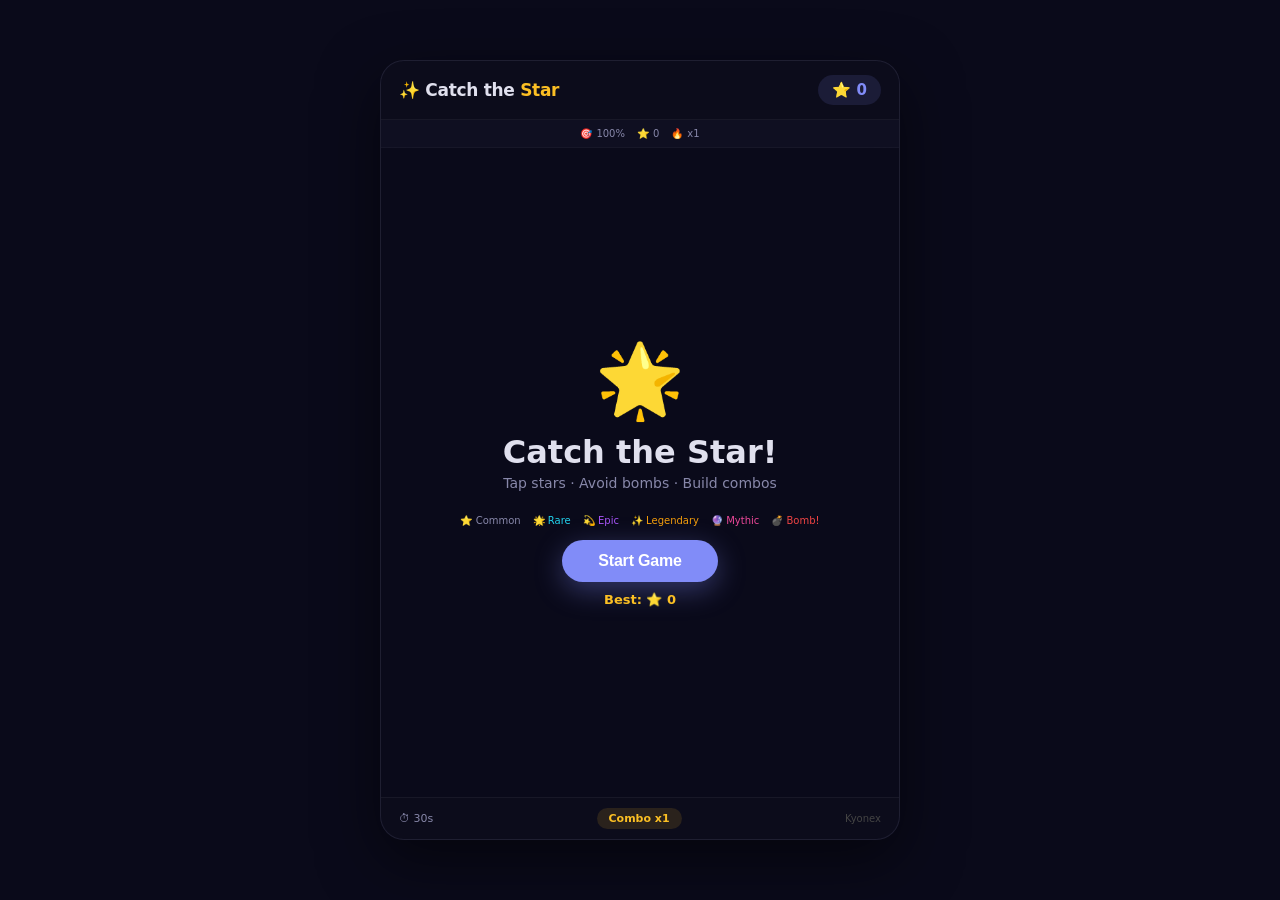
<file: Our Web Game/index.html>
<!DOCTYPE html>
<html lang="en">
<head>
    <meta charset="UTF-8">
    <meta name="viewport" content="width=device-width, initial-scale=1.0, user-scalable=no">
    <title>✨ Catch the Star 2.0 — Kyonex Studios</title>
    
    <style>
        :root {
            --bg: #0a0a1a;
            --surface: #14142a;
            --text: #e0e0ee;
            --muted: #8888aa;
            --gold: #fbbf24;
            --accent: #818cf8;
            --danger: #ef4444;
            --rare: #22d3ee;
            --epic: #a855f7;
            --legendary: #f59e0b;
            --mythic: #ec4899;
        }

        * { margin: 0; padding: 0; box-sizing: border-box; }
        
        body {
            font-family: 'Segoe UI', system-ui, -apple-system, sans-serif;
            background: var(--bg);
            color: var(--text);
            min-height: 100vh;
            display: flex;
            justify-content: center;
            align-items: center;
            overflow: hidden;
            user-select: none;
            -webkit-user-select: none;
            -webkit-tap-highlight-color: transparent;
        }
        
        /* Background Stars */
        #bg-stars { position: fixed; inset: 0; pointer-events: none; z-index: 0; }
        .bg-star {
            position: absolute;
            background: white;
            border-radius: 50%;
            animation: twinkle var(--d) ease-in-out infinite;
            animation-delay: var(--delay);
            opacity: 0;
        }
        @keyframes twinkle {
            0%, 100% { opacity: 0.1; }
            50% { opacity: 0.45; }
        }
        
        /* Game Container */
        #game-container {
            position: relative; z-index: 1;
            width: 100%; max-width: 520px;
            height: 92vh; max-height: 780px;
            background: rgba(20, 20, 42, 0.75);
            backdrop-filter: blur(20px);
            border: 1px solid rgba(255,255,255,0.06);
            border-radius: 24px;
            display: flex; flex-direction: column;
            overflow: hidden;
            box-shadow: 0 20px 60px rgba(0,0,0,0.5);
        }
        
        /* Header */
        #game-header {
            display: flex;
            justify-content: space-between;
            align-items: center;
            padding: 14px 18px;
            border-bottom: 1px solid rgba(255,255,255,0.05);
            background: rgba(0,0,0,0.25);
        }
        #game-header .title {
            font-weight: 700; font-size: 17px;
            letter-spacing: -0.3px;
        }
        #game-header .title span { color: var(--gold); }
        #score-display {
            font-weight: 700; font-size: 15px;
            color: var(--accent);
            background: rgba(129,140,248,0.12);
            padding: 6px 14px; border-radius: 20px;
        }
        
        /* Stats Mini */
        #stats-mini {
            display: flex; gap: 12px;
            padding: 8px 18px;
            font-size: 10px; color: var(--muted);
            justify-content: center;
            border-bottom: 1px solid rgba(255,255,255,0.03);
            background: rgba(0,0,0,0.1);
        }
        #stats-mini span { display: flex; align-items: center; gap: 4px; }
        
        /* Play Area */
        #play-area {
            flex: 1; position: relative;
            cursor: crosshair; overflow: hidden;
        }
        
        /* Targets */
        .target {
            position: absolute;
            width: var(--size); height: var(--size);
            font-size: var(--size);
            display: flex; align-items: center; justify-content: center;
            cursor: pointer;
            animation: popIn 0.25s cubic-bezier(0.175, 0.885, 0.32, 1.275) forwards,
                       floatAnim var(--float-d) ease-in-out infinite;
            transform: translate(-50%, -50%);
            z-index: 10;
            filter: drop-shadow(0 0 var(--glow-size) var(--glow-color));
            transition: transform 0.05s;
        }
        .target:active { transform: translate(-50%, -50%) scale(1.35); }
        .target.bomb { animation: popIn 0.25s cubic-bezier(0.175, 0.885, 0.32, 1.275) forwards,
                               floatAnim var(--float-d) ease-in-out infinite,
                               bombPulse 0.6s ease-in-out infinite; }
        
        @keyframes popIn {
            from { transform: translate(-50%, -50%) scale(0) rotate(-40deg); opacity: 0; }
            to { transform: translate(-50%, -50%) scale(1) rotate(0deg); opacity: 1; }
        }
        @keyframes floatAnim {
            0%, 100% { margin-top: 0; }
            50% { margin-top: -7px; }
        }
        @keyframes bombPulse {
            0%, 100% { filter: drop-shadow(0 0 6px #ef4444); }
            50% { filter: drop-shadow(0 0 14px #ef4444); }
        }
        
        /* Particles */
        .particle {
            position: absolute; pointer-events: none;
            width: var(--ps); height: var(--ps);
            background: var(--pc);
            border-radius: 50%;
            animation: particleBurst 0.5s ease-out forwards;
            z-index: 25;
        }
        @keyframes particleBurst {
            0% { transform: translate(0, 0) scale(1); opacity: 1; }
            100% { transform: translate(var(--px), var(--py)) scale(0); opacity: 0; }
        }
        
        /* Floating Text */
        .float-text {
            position: absolute; pointer-events: none;
            font-weight: 800; z-index: 30;
            animation: floatUp 0.9s ease-out forwards;
            text-shadow: 0 0 16px var(--glow-color);
        }
        @keyframes floatUp {
            0% { transform: translate(-50%, 0) scale(0.4); opacity: 1; }
            100% { transform: translate(-50%, -70px) scale(1.15); opacity: 0; }
        }
        
        .float-text.miss {
            font-size: 14px; font-weight: 600;
            color: var(--danger);
            text-shadow: none;
            animation: floatUpSmall 0.5s ease-out forwards;
        }
        @keyframes floatUpSmall {
            0% { transform: translate(-50%, 0); opacity: 1; }
            100% { transform: translate(-50%, -25px); opacity: 0; }
        }
        
        /* Shield Indicator */
        #shield-indicator {
            position: absolute; top: 10px; left: 50%;
            transform: translateX(-50%);
            padding: 6px 14px;
            background: rgba(34,211,238,0.2);
            border: 1px solid rgba(34,211,238,0.4);
            border-radius: 20px;
            font-size: 12px; font-weight: 700;
            color: var(--rare);
            z-index: 35;
            display: none;
            pointer-events: none;
            animation: shieldGlow 1.5s ease-in-out infinite;
        }
        @keyframes shieldGlow {
            0%, 100% { box-shadow: 0 0 8px rgba(34,211,238,0.2); }
            50% { box-shadow: 0 0 18px rgba(34,211,238,0.4); }
        }
        
        /* Footer */
        #game-footer {
            display: flex; gap: 8px;
            padding: 10px 18px;
            border-top: 1px solid rgba(255,255,255,0.05);
            background: rgba(0,0,0,0.25);
            font-size: 11px; color: var(--muted);
            justify-content: space-between; align-items: center;
        }
        #combo-badge {
            padding: 4px 12px; border-radius: 14px;
            font-weight: 700; font-size: 11px;
            transition: all 0.2s;
            background: rgba(251,191,36,0.12);
            color: var(--gold);
        }
        #combo-badge.fire { background: rgba(249,115,22,0.2); color: #f97316; }
        #combo-badge.rainbow {
            background: linear-gradient(135deg, #ef4444, #f59e0b, #22d3ee, #a855f7, #ec4899);
            color: white;
            animation: rainbowPulse 0.6s ease-in-out infinite;
        }
        @keyframes rainbowPulse {
            0%, 100% { transform: scale(1); }
            50% { transform: scale(1.06); }
        }
        
        /* Overlay */
        #overlay {
            position: absolute; inset: 0; z-index: 40;
            display: flex; flex-direction: column;
            align-items: center; justify-content: center;
            background: rgba(10,10,26,0.9);
            backdrop-filter: blur(12px);
            text-align: center; padding: 20px;
            transition: opacity 0.35s;
        }
        #overlay.hidden { opacity: 0; pointer-events: none; }
        #overlay .big-star { font-size: 72px; margin-bottom: 10px; }
        #overlay h2 { font-size: 32px; font-weight: 800; margin-bottom: 4px; }
        #overlay .subtitle { color: var(--muted); margin-bottom: 16px; font-size: 14px; }
        #overlay .stats-grid {
            display: grid; grid-template-columns: 1fr 1fr;
            gap: 8px; margin-bottom: 18px;
            font-size: 12px; color: var(--muted);
            text-align: left;
        }
        #overlay .stats-grid span strong { color: var(--text); }
        .btn {
            padding: 12px 36px; border-radius: 30px;
            font-weight: 700; font-size: 16px;
            cursor: pointer; border: none;
            transition: all 0.2s;
            letter-spacing: -0.2px;
        }
        .btn-play {
            background: var(--accent); color: white;
            box-shadow: 0 8px 28px rgba(129,140,248,0.35);
        }
        .btn-play:hover { background: #6366f1; transform: translateY(-2px); }
        #overlay .best-score { color: var(--gold); font-weight: 600; margin-top: 10px; font-size: 13px; }
        
        /* Rarity Legend */
        #rarity-legend {
            display: flex; gap: 12px; flex-wrap: wrap;
            justify-content: center; margin-top: 8px;
            font-size: 10px; color: var(--muted);
        }
        #rarity-legend span { display: flex; align-items: center; gap: 3px; }
        
        @media (max-width: 520px) {
            #game-container { border-radius: 0; height: 100vh; max-height: 100vh; }
        }
    </style>
</head>
<body>

    <div id="bg-stars"></div>

    <div id="game-container">
        <!-- Header -->
        <div id="game-header">
            <span class="title">✨ Catch the <span>Star</span></span>
            <span id="score-display">⭐ 0</span>
        </div>
        
        <!-- Stats Mini -->
        <div id="stats-mini">
            <span>🎯 <span id="stat-acc">100%</span></span>
            <span>⭐ <span id="stat-caught">0</span></span>
            <span>🔥 <span id="stat-maxcombo">x1</span></span>
        </div>
        
        <!-- Play Area -->
        <div id="play-area">
            <div id="shield-indicator">🛡️ Shield Active</div>
            
            <div id="overlay">
                <div class="big-star">🌟</div>
                <h2 id="overlay-title">Catch the Star!</h2>
                <p class="subtitle" id="overlay-subtitle">Tap stars · Avoid bombs · Build combos</p>
                
                <!-- Rarity Legend -->
                <div id="rarity-legend">
                    <span>⭐ Common</span>
                    <span style="color:#22d3ee;">🌟 Rare</span>
                    <span style="color:#a855f7;">💫 Epic</span>
                    <span style="color:#f59e0b;">✨ Legendary</span>
                    <span style="color:#ec4899;">🔮 Mythic</span>
                    <span style="color:#ef4444;">💣 Bomb!</span>
                </div>
                
                <button class="btn btn-play" id="btn-start" style="margin-top:14px;">Start Game</button>
                <p class="best-score" id="best-score-text">Best: ⭐ 0</p>
            </div>
        </div>
        
        <!-- Footer -->
        <div id="game-footer">
            <span>⏱ <span id="timer">30</span>s</span>
            <span id="combo-badge">Combo x1</span>
            <span style="font-size:10px;color:#444;">Kyonex</span>
        </div>
    </div>

    <script>
        // ============================================================
        // CATCH THE STAR 2.0 — Kyonex Studios
        // ============================================================
        
        const playArea = document.getElementById('play-area');
        const scoreDisplay = document.getElementById('score-display');
        const timerDisplay = document.getElementById('timer');
        const comboBadge = document.getElementById('combo-badge');
        const overlay = document.getElementById('overlay');
        const overlayTitle = document.getElementById('overlay-title');
        const overlaySubtitle = document.getElementById('overlay-subtitle');
        const btnStart = document.getElementById('btn-start');
        const bestScoreText = document.getElementById('best-score-text');
        const shieldIndicator = document.getElementById('shield-indicator');
        const statAcc = document.getElementById('stat-acc');
        const statCaught = document.getElementById('stat-caught');
        const statMaxCombo = document.getElementById('stat-maxcombo');
        
        // --- Game State ---
        let score = 0, combo = 0, maxCombo = 0;
        let timeLeft = 30, gameActive = false;
        let totalClicks = 0, totalCaught = 0;
        let hasShield = false;
        let bestScore = parseInt(localStorage.getItem('catchStarV2Best') || '0');
        let timerInterval = null, spawnInterval = null;
        let difficulty = 1;
        const activeTargets = [];
        
        // --- Audio ---
        function playSound(freq, type = 'sine', duration = 0.1, vol = 0.07) {
            try {
                const ctx = new (window.AudioContext || window.webkitAudioContext)();
                const osc = ctx.createOscillator();
                const gain = ctx.createGain();
                osc.type = type;
                osc.frequency.setValueAtTime(freq, ctx.currentTime);
                osc.frequency.exponentialRampToValueAtTime(freq * 0.5, ctx.currentTime + duration);
                gain.gain.setValueAtTime(vol, ctx.currentTime);
                gain.gain.exponentialRampToValueAtTime(0.001, ctx.currentTime + duration);
                osc.connect(gain); gain.connect(ctx.destination);
                osc.start(ctx.currentTime); osc.stop(ctx.currentTime + duration);
            } catch(e) {}
        }
        
        function sfxCatch(rarity) {
            const sounds = {
                common: [880, 'sine', 0.1, 0.06],
                rare: [1100, 'sine', 0.12, 0.07],
                epic: [1320, 'triangle', 0.14, 0.08],
                legendary: [1560, 'triangle', 0.16, 0.09],
                mythic: [1760, 'sawtooth', 0.2, 0.1],
                bomb: [200, 'square', 0.25, 0.12],
                shield: [660, 'sine', 0.15, 0.06],
                time: [990, 'sine', 0.1, 0.06],
            };
            const s = sounds[rarity] || sounds.common;
            playSound(...s);
            if (rarity === 'mythic') {
                setTimeout(() => playSound(2200, 'triangle', 0.15, 0.08), 150);
                setTimeout(() => playSound(2640, 'triangle', 0.15, 0.08), 300);
            }
        }
        
        // --- Background Stars ---
        function createBgStars() {
            const container = document.getElementById('bg-stars');
            for (let i = 0; i < 100; i++) {
                const star = document.createElement('div');
                star.classList.add('bg-star');
                const s = Math.random() * 2 + 0.8;
                star.style.cssText = `
                    width:${s}px; height:${s}px;
                    left:${Math.random()*100}%; top:${Math.random()*100}%;
                    --d:${Math.random()*3+2}s; --delay:${Math.random()*5}s;
                `;
                container.appendChild(star);
            }
        }
        
        // --- Particles ---
        function spawnParticles(x, y, color, count = 8) {
            for (let i = 0; i < count; i++) {
                const p = document.createElement('div');
                p.classList.add('particle');
                const angle = (Math.PI * 2 / count) * i + Math.random() * 0.5;
                const dist = 20 + Math.random() * 30;
                p.style.cssText = `
                    left:${x}px; top:${y}px;
                    --ps:${2+Math.random()*3}px;
                    --pc:${color};
                    --px:${Math.cos(angle)*dist}px;
                    --py:${Math.sin(angle)*dist}px;
                `;
                playArea.appendChild(p);
                setTimeout(() => p.remove(), 500);
            }
        }
        
        // --- Floating Text ---
        function floatText(x, y, text, color, size = 22) {
            const ft = document.createElement('div');
            ft.classList.add('float-text');
            ft.style.cssText = `left:${x}px; top:${y}px; font-size:${size}px; color:${color}; --glow-color:${color};`;
            ft.textContent = text;
            playArea.appendChild(ft);
            setTimeout(() => ft.remove(), 900);
        }
        
        // --- Target Types ---
        const targetTypes = {
            star_common:  { emoji:'⭐', points:10,  size:34, rarity:'common',    color:'#fbbf24', glow:'rgba(251,191,36,0.5)', weight:60 },
            star_rare:    { emoji:'🌟', points:30,  size:40, rarity:'rare',      color:'#22d3ee', glow:'rgba(34,211,238,0.6)', weight:22 },
            star_epic:    { emoji:'💫', points:60,  size:36, rarity:'epic',      color:'#a855f7', glow:'rgba(168,85,247,0.7)', weight:10 },
            star_legend:  { emoji:'✨', points:120, size:30, rarity:'legendary', color:'#f59e0b', glow:'rgba(245,158,11,0.8)', weight:4 },
            star_mythic:  { emoji:'🔮', points:250, size:42, rarity:'mythic',    color:'#ec4899', glow:'rgba(236,72,153,0.9)', weight:1 },
            bomb:         { emoji:'💣', points:-40, size:38, rarity:'bomb',      color:'#ef4444', glow:'rgba(239,68,68,0.6)',  weight:12 },
            shield:       { emoji:'🛡️', points:0,   size:32, rarity:'shield',    color:'#22d3ee', glow:'rgba(34,211,238,0.7)', weight:3 },
            time_bonus:   { emoji:'⏳', points:0,   size:30, rarity:'time',      color:'#fbbf24', glow:'rgba(251,191,36,0.6)', weight:4 },
        };
        
        function getWeightedType() {
            const total = Object.values(targetTypes).reduce((s, t) => s + t.weight, 0);
            let r = Math.random() * total;
            for (const [key, t] of Object.entries(targetTypes)) {
                r -= t.weight;
                if (r <= 0) return { key, ...t };
            }
            return { key: 'star_common', ...targetTypes.star_common };
        }
        
        // --- Spawn ---
        function spawnTarget() {
            if (!gameActive) return;
            
            const areaRect = playArea.getBoundingClientRect();
            const margin = 45;
            const x = margin + Math.random() * (areaRect.width - margin * 2);
            const y = margin + Math.random() * (areaRect.height - margin * 2);
            
            const type = getWeightedType();
            
            const el = document.createElement('div');
            el.classList.add('target');
            if (type.key === 'bomb') el.classList.add('bomb');
            el.textContent = type.emoji;
            el.style.cssText = `
                left:${x}px; top:${y}px;
                --size:${type.size}px;
                --glow-size:${type.key==='bomb'?12:8}px;
                --glow-color:${type.glow};
                --float-d:${1.5+Math.random()*2}s;
            `;
            el.dataset.type = type.key;
            el.dataset.points = type.points;
            el.dataset.rarity = type.rarity;
            
            // Click handler
            el.addEventListener('click', (e) => {
                e.stopPropagation();
                if (!gameActive) return;
                handleClick(el, type, x, y);
            });
            
            playArea.appendChild(el);
            activeTargets.push({ el, x, y, type });
            
            // Auto-remove
            const lifetime = 1000 + Math.random() * 1500 - (difficulty * 50);
            setTimeout(() => {
                if (el.parentNode && gameActive) {
                    if (type.key !== 'bomb') handleMiss(el, x, y);
                    else el.remove(); // bombs just vanish
                    const idx = activeTargets.findIndex(t => t.el === el);
                    if (idx >= 0) activeTargets.splice(idx, 1);
                }
            }, Math.max(600, lifetime));
        }
        
        // --- Handle Click ---
        function handleClick(el, type, x, y) {
            totalClicks++;
            
            if (type.key === 'bomb') {
                // Bomb!
                totalCaught--; // penalty
                combo = 0;
                hasShield = false;
                shieldIndicator.style.display = 'none';
                score = Math.max(0, score + type.points);
                sfxCatch('bomb');
                spawnParticles(x, y, '#ef4444', 14);
                floatText(x, y, type.points, '#ef4444', 20);
                el.style.transform = 'translate(-50%, -50%) scale(1.3)';
                el.style.opacity = '0';
                el.style.transition = 'all 0.15s';
                setTimeout(() => el.remove(), 150);
            } else if (type.key === 'shield') {
                hasShield = true;
                shieldIndicator.style.display = 'block';
                sfxCatch('shield');
                spawnParticles(x, y, '#22d3ee', 10);
                floatText(x, y, 'SHIELD!', '#22d3ee', 18);
                el.style.transform = 'translate(-50%, -50%) scale(1.5)';
                el.style.opacity = '0';
                el.style.transition = 'all 0.2s';
                setTimeout(() => el.remove(), 200);
            } else if (type.key === 'time_bonus') {
                timeLeft += 3;
                timerDisplay.textContent = timeLeft;
                sfxCatch('time');
                spawnParticles(x, y, '#fbbf24', 8);
                floatText(x, y, '+3s', '#fbbf24', 18);
                el.style.opacity = '0';
                el.style.transition = 'all 0.2s';
                setTimeout(() => el.remove(), 200);
            } else {
                // Star!
                totalCaught++;
                combo++;
                if (combo > maxCombo) maxCombo = combo;
                
                const bonus = Math.floor(combo / 5) * 5;
                const pts = type.points + bonus;
                score += pts;
                
                sfxCatch(type.rarity);
                spawnParticles(x, y, type.color, type.rarity === 'mythic' ? 18 : type.rarity === 'legendary' ? 12 : 8);
                
                let txt = `+${pts}`;
                if (combo >= 15) txt = `+${pts} 🌈x${combo}`;
                else if (combo >= 5) txt = `+${pts} x${combo}`;
                floatText(x, y, txt, type.color, type.rarity === 'mythic' ? 28 : 22);
                
                el.style.transform = 'translate(-50%, -50%) scale(1.4)';
                el.style.opacity = '0';
                el.style.transition = 'all 0.12s';
                setTimeout(() => el.remove(), 120);
            }
            
            // Remove from active
            const idx = activeTargets.findIndex(t => t.el === el);
            if (idx >= 0) activeTargets.splice(idx, 1);
            
            updateUI();
        }
        
        // --- Handle Miss ---
        function handleMiss(el, x, y) {
            if (hasShield) {
                hasShield = false;
                shieldIndicator.style.display = 'none';
                floatText(x, y, '🛡️', '#22d3ee', 18);
                el.style.opacity = '0';
                el.style.transition = 'all 0.3s';
                setTimeout(() => el.remove(), 300);
                return;
            }
            combo = 0;
            floatText(x, y, 'miss', '#ef4444', 13);
            el.style.opacity = '0';
            el.style.transition = 'opacity 0.3s';
            setTimeout(() => el.remove(), 300);
            updateUI();
        }
        
        // --- Click on empty area ---
        playArea.addEventListener('click', (e) => {
            if (!gameActive || e.target !== playArea) return;
            totalClicks++;
            if (!hasShield) combo = 0;
            updateUI();
        });
        
        // --- Update UI ---
        function updateUI() {
            scoreDisplay.textContent = `⭐ ${score}`;
            
            const acc = totalClicks > 0 ? Math.round((totalCaught / totalClicks) * 100) : 100;
            statAcc.textContent = `${Math.max(0, acc)}%`;
            statCaught.textContent = totalCaught;
            statMaxCombo.textContent = `x${maxCombo || 1}`;
            
            if (combo >= 20) {
                comboBadge.textContent = `🌈 GODLIKE x${combo}`;
                comboBadge.className = 'rainbow';
            } else if (combo >= 10) {
                comboBadge.textContent = `🔥 AMAZING x${combo}`;
                comboBadge.className = 'fire';
            } else if (combo >= 5) {
                comboBadge.textContent = `⚡ Great x${combo}`;
                comboBadge.className = '';
            } else {
                comboBadge.textContent = `Combo x${combo || 1}`;
                comboBadge.className = '';
            }
        }
        
        // --- Timer ---
        function startTimer() {
            timeLeft = 30;
            timerDisplay.textContent = timeLeft;
            timerDisplay.style.color = '#e0e0ee';
            
            timerInterval = setInterval(() => {
                timeLeft--;
                timerDisplay.textContent = timeLeft;
                if (timeLeft <= 8) timerDisplay.style.color = '#ef4444';
                if (timeLeft <= 0) endGame();
                
                // Increase difficulty
                difficulty = Math.floor((30 - timeLeft) / 8) + 1;
            }, 1000);
        }
        
        // --- Start Game ---
        function startGame() {
            score = 0; combo = 0; maxCombo = 0;
            timeLeft = 30; gameActive = true;
            totalClicks = 0; totalCaught = 0;
            hasShield = false; difficulty = 1;
            
            playArea.querySelectorAll('.target,.float-text,.particle').forEach(el => el.remove());
            activeTargets.length = 0;
            shieldIndicator.style.display = 'none';
            
            scoreDisplay.textContent = '⭐ 0';
            timerDisplay.textContent = '30';
            timerDisplay.style.color = '#e0e0ee';
            statAcc.textContent = '100%';
            statCaught.textContent = '0';
            statMaxCombo.textContent = 'x1';
            comboBadge.textContent = 'Combo x1';
            comboBadge.className = '';
            
            overlay.classList.add('hidden');
            
            spawnInterval = setInterval(() => {
                spawnTarget();
                // Extra spawns at higher difficulty
                if (difficulty >= 3 && Math.random() < 0.3) spawnTarget();
                if (difficulty >= 5 && Math.random() < 0.2) spawnTarget();
            }, Math.max(350, 650 - difficulty * 40));
            
            spawnTarget(); spawnTarget();
            startTimer();
            
            playSound(660, 'sine', 0.2, 0.06);
            setTimeout(() => playSound(880, 'sine', 0.2, 0.06), 150);
        }
        
        // --- End Game ---
        function endGame() {
            gameActive = false;
            clearInterval(timerInterval);
            clearInterval(spawnInterval);
            
            setTimeout(() => {
                playArea.querySelectorAll('.target').forEach(el => {
                    el.style.opacity = '0';
                    el.style.transition = 'opacity 0.5s';
                    setTimeout(() => el.remove(), 500);
                });
            }, 150);
            
            if (score > bestScore) {
                bestScore = score;
                localStorage.setItem('catchStarV2Best', bestScore);
                playSound(1200, 'triangle', 0.3, 0.09);
                setTimeout(() => playSound(1600, 'triangle', 0.4, 0.1), 200);
            }
            
            const acc = totalClicks > 0 ? Math.round((totalCaught / totalClicks) * 100) : 0;
            
            overlayTitle.textContent = score > 0 ? '🌟 Amazing!' : 'Time\'s Up!';
            overlaySubtitle.innerHTML = `
                <div class="stats-grid">
                    <span>⭐ Score: <strong>${score}</strong></span>
                    <span>🔥 Max Combo: <strong>x${maxCombo}</strong></span>
                    <span>🎯 Accuracy: <strong>${acc}%</strong></span>
                    <span>✨ Caught: <strong>${totalCaught}</strong></span>
                </div>
            `;
            btnStart.textContent = 'Play Again';
            bestScoreText.textContent = `Best: ⭐ ${bestScore}`;
            
            overlay.classList.remove('hidden');
            updateUI();
        }
        
        // --- Init ---
        function init() {
            createBgStars();
            bestScoreText.textContent = `Best: ⭐ ${bestScore}`;
            btnStart.addEventListener('click', startGame);
            document.addEventListener('keydown', (e) => {
                if (e.code === 'Space' && !gameActive) {
                    e.preventDefault();
                    startGame();
                }
            });
        }
        
        init();
        console.log('%c✨ Catch the Star 2.0 %c— Kyonex Studios',
            'color:#fbbf24;font-size:18px;font-weight:bold;',
            'color:#818cf8;');
        console.log('%c⭐ 🌟 💫 ✨ 🔮 — Catch stars, dodge bombs, build combos!', 'color:#8888aa;');
    </script>
</body>
</html>
</file>
